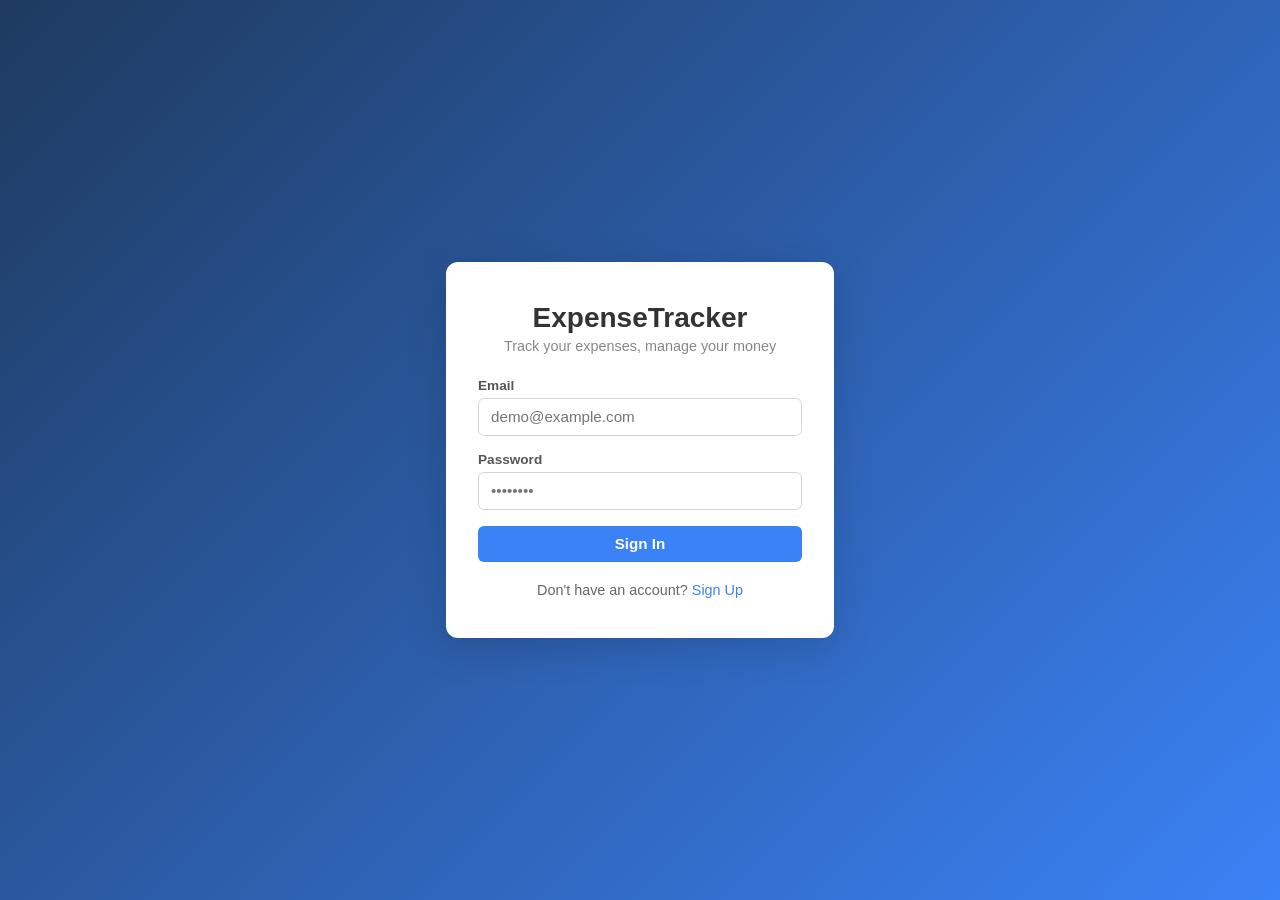
<file: templates/login.html>
<!DOCTYPE html>
<html lang="en">
<head>
    <meta charset="UTF-8">
    <meta name="viewport" content="width=device-width, initial-scale=1.0">
    <title>ExpenseTracker - Sign In</title>
    <link rel="stylesheet" href="/static/css/style.css">
</head>
<body class="auth-page">
    <div class="auth-container">
        <div class="auth-card">
            <h1 class="auth-title">ExpenseTracker</h1>
            <p class="auth-subtitle">Track your expenses, manage your money</p>

            <div id="error-msg" class="error-msg hidden"></div>

            <form id="login-form" autocomplete="off">
                <div class="form-group">
                    <label for="email">Email</label>
                    <input type="email" id="email" placeholder="demo@example.com" required>
                </div>
                <div class="form-group">
                    <label for="password">Password</label>
                    <input type="password" id="password" placeholder="••••••••" required>
                </div>
                <button type="submit" class="btn btn-primary btn-block">Sign In</button>
            </form>

            <p class="auth-footer">Don't have an account? <a href="/register">Sign Up</a></p>
        </div>
    </div>

    <script src="/static/js/auth.js"></script>
</body>
</html>
</file>
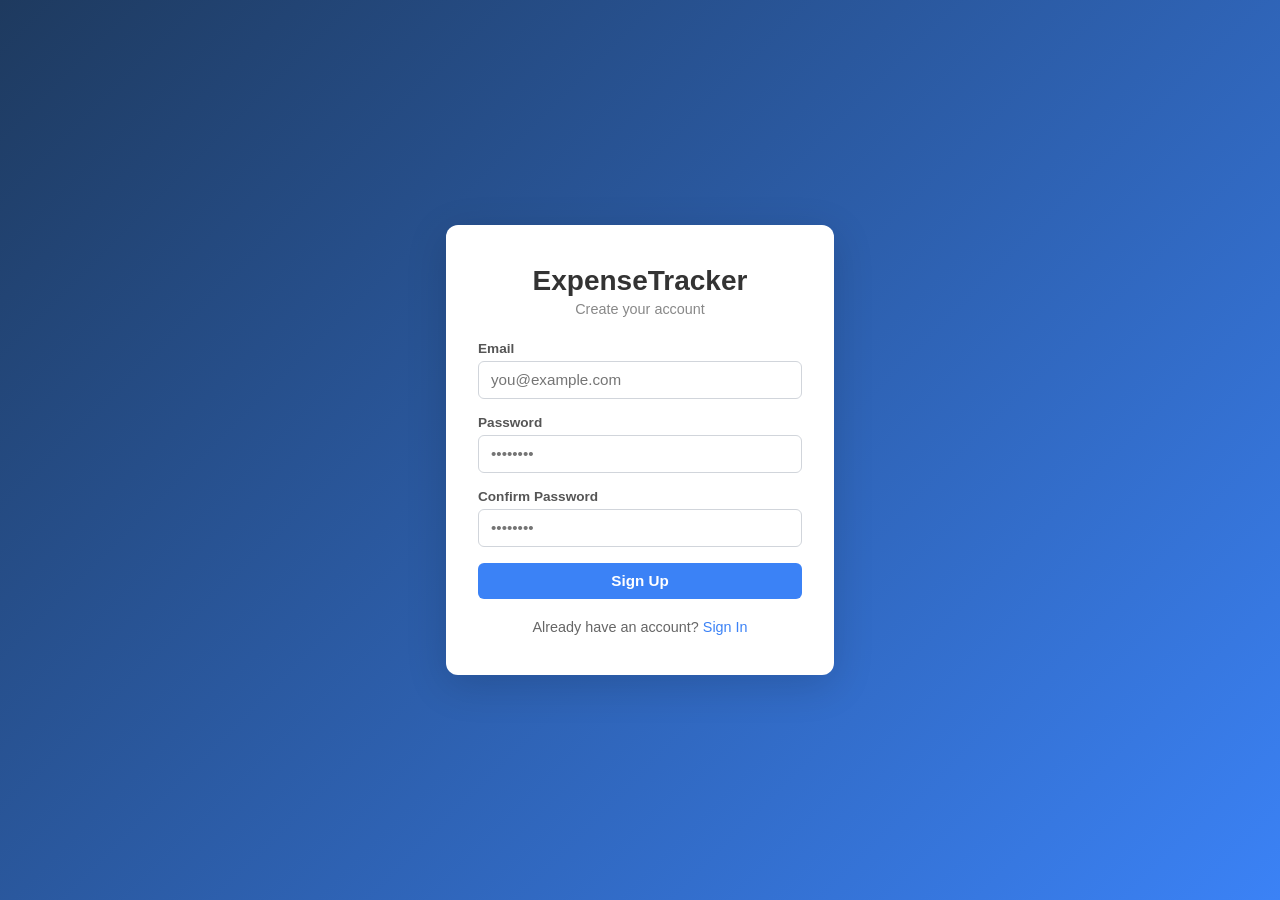
<file: templates/register.html>
<!DOCTYPE html>
<html lang="en">
<head>
    <meta charset="UTF-8">
    <meta name="viewport" content="width=device-width, initial-scale=1.0">
    <title>ExpenseTracker - Sign Up</title>
    <link rel="stylesheet" href="/static/css/style.css">
</head>
<body class="auth-page">
    <div class="auth-container">
        <div class="auth-card">
            <h1 class="auth-title">ExpenseTracker</h1>
            <p class="auth-subtitle">Create your account</p>

            <div id="error-msg" class="error-msg hidden"></div>

            <form id="register-form" autocomplete="off">
                <div class="form-group">
                    <label for="email">Email</label>
                    <input type="email" id="email" placeholder="you@example.com" required>
                </div>
                <div class="form-group">
                    <label for="password">Password</label>
                    <input type="password" id="password" placeholder="••••••••" required minlength="6">
                </div>
                <div class="form-group">
                    <label for="confirm-password">Confirm Password</label>
                    <input type="password" id="confirm-password" placeholder="••••••••" required minlength="6">
                </div>
                <button type="submit" class="btn btn-primary btn-block">Sign Up</button>
            </form>

            <p class="auth-footer">Already have an account? <a href="/login">Sign In</a></p>
        </div>
    </div>

    <script src="/static/js/auth.js"></script>
</body>
</html>
</file>
<file: static/css/style.css>
/* ── Reset & Base ── */
*, *::before, *::after { box-sizing: border-box; margin: 0; padding: 0; }

body {
    font-family: -apple-system, BlinkMacSystemFont, "Segoe UI", Roboto, Helvetica, Arial, sans-serif;
    background: #f0f2f5;
    color: #333;
    min-height: 100vh;
}

a { color: #3b82f6; text-decoration: none; }
a:hover { text-decoration: underline; }

/* ── Auth Pages ── */
.auth-page {
    background: linear-gradient(135deg, #1e3a5f, #3b82f6);
    display: flex;
    align-items: center;
    justify-content: center;
    min-height: 100vh;
}

.auth-container { width: 100%; max-width: 420px; padding: 1rem; }

.auth-card {
    background: #fff;
    border-radius: 12px;
    padding: 2.5rem 2rem;
    box-shadow: 0 10px 40px rgba(0,0,0,.15);
}

.auth-title {
    font-size: 1.75rem;
    font-weight: 700;
    text-align: center;
    margin-bottom: .25rem;
}

.auth-subtitle {
    text-align: center;
    color: #888;
    margin-bottom: 1.5rem;
    font-size: .9rem;
}

.auth-footer {
    text-align: center;
    margin-top: 1.25rem;
    font-size: .9rem;
    color: #666;
}

/* ── Forms ── */
.form-group { margin-bottom: 1rem; }
.form-group label {
    display: block;
    font-size: .85rem;
    font-weight: 600;
    margin-bottom: .3rem;
    color: #555;
}

.form-group input,
.form-group select,
.form-group textarea {
    width: 100%;
    padding: .6rem .75rem;
    border: 1px solid #d1d5db;
    border-radius: 6px;
    font-size: .95rem;
    transition: border-color .2s;
    background: #fff;
}

.form-group input:focus,
.form-group select:focus,
.form-group textarea:focus {
    outline: none;
    border-color: #3b82f6;
    box-shadow: 0 0 0 3px rgba(59,130,246,.15);
}

.form-row { display: flex; gap: 1rem; }
.form-row .form-group { flex: 1; }

/* ── Buttons ── */
.btn {
    display: inline-flex;
    align-items: center;
    justify-content: center;
    padding: .6rem 1.25rem;
    border: none;
    border-radius: 6px;
    font-size: .95rem;
    font-weight: 600;
    cursor: pointer;
    transition: background .2s, opacity .2s;
}

.btn-primary { background: #3b82f6; color: #fff; }
.btn-primary:hover { background: #2563eb; }

.btn-outline {
    background: transparent;
    border: 1px solid #d1d5db;
    color: #555;
}
.btn-outline:hover { background: #f3f4f6; }

.btn-danger { background: #ef4444; color: #fff; font-size: .8rem; padding: .35rem .75rem; }
.btn-danger:hover { background: #dc2626; }

.btn-block { width: 100%; }

/* ── Error Message ── */
.error-msg {
    background: #fef2f2;
    color: #b91c1c;
    border: 1px solid #fecaca;
    border-radius: 6px;
    padding: .6rem .75rem;
    font-size: .85rem;
    margin-bottom: 1rem;
}

.hidden { display: none; }

/* ── Top Bar ── */
.topbar {
    background: #fff;
    padding: .75rem 2rem;
    display: flex;
    align-items: center;
    justify-content: space-between;
    border-bottom: 1px solid #e5e7eb;
    position: sticky;
    top: 0;
    z-index: 10;
}

.logo { font-size: 1.25rem; font-weight: 700; }

/* ── Dashboard ── */
.dashboard { max-width: 1100px; margin: 0 auto; padding: 1.5rem 1rem; }

.page-title { font-size: 1.5rem; margin-bottom: 1.25rem; }

/* Summary Cards */
.summary-cards { display: flex; gap: 1rem; margin-bottom: 1.5rem; flex-wrap: wrap; }

.card {
    flex: 1;
    min-width: 200px;
    background: #fff;
    border-radius: 10px;
    padding: 1.25rem 1.5rem;
    box-shadow: 0 1px 4px rgba(0,0,0,.06);
}

.card-label {
    display: block;
    font-size: .7rem;
    font-weight: 600;
    letter-spacing: .05em;
    color: #999;
    margin-bottom: .35rem;
    text-transform: uppercase;
}

.card-value { font-size: 1.75rem; font-weight: 700; }

.green { color: #16a34a; }
.red   { color: #ef4444; }

/* Grid */
.dashboard-grid {
    display: grid;
    grid-template-columns: 1fr 1fr;
    gap: 1.5rem;
}

@media (max-width: 768px) {
    .dashboard-grid { grid-template-columns: 1fr; }
}

.form-section,
.expenses-section {
    background: #fff;
    border-radius: 10px;
    padding: 1.5rem;
    box-shadow: 0 1px 4px rgba(0,0,0,.06);
}

.form-section h3,
.expenses-section h3 {
    font-size: 1.1rem;
    margin-bottom: 1rem;
}

/* ── Expense List ── */
.expenses-list { display: flex; flex-direction: column; gap: .75rem; }

.expense-item {
    display: flex;
    align-items: center;
    justify-content: space-between;
    padding: .75rem 0;
    border-bottom: 1px solid #f0f0f0;
}

.expense-info { flex: 1; }

.expense-title { font-weight: 600; font-size: .95rem; }

.expense-meta {
    display: flex;
    align-items: center;
    gap: .5rem;
    margin-top: .25rem;
    font-size: .8rem;
    color: #888;
}

.badge {
    display: inline-block;
    padding: .15rem .5rem;
    border-radius: 4px;
    font-size: .7rem;
    font-weight: 600;
    text-transform: uppercase;
    color: #fff;
}

.badge-food        { background: #f59e0b; }
.badge-travel      { background: #3b82f6; }
.badge-utilities   { background: #8b5cf6; }
.badge-entertainment { background: #ec4899; }
.badge-health      { background: #10b981; }
.badge-shopping    { background: #f97316; }
.badge-salary      { background: #22c55e; }
.badge-freelance   { background: #06b6d4; }
.badge-other       { background: #6b7280; }
.badge-income      { background: #22c55e; }

.expense-amount {
    font-weight: 700;
    font-size: 1rem;
    min-width: 90px;
    text-align: right;
    margin-right: .75rem;
}

.expense-actions { display: flex; gap: .5rem; }

.empty-state {
    text-align: center;
    color: #aaa;
    padding: 2rem 0;
    font-size: .95rem;
}
</file>
